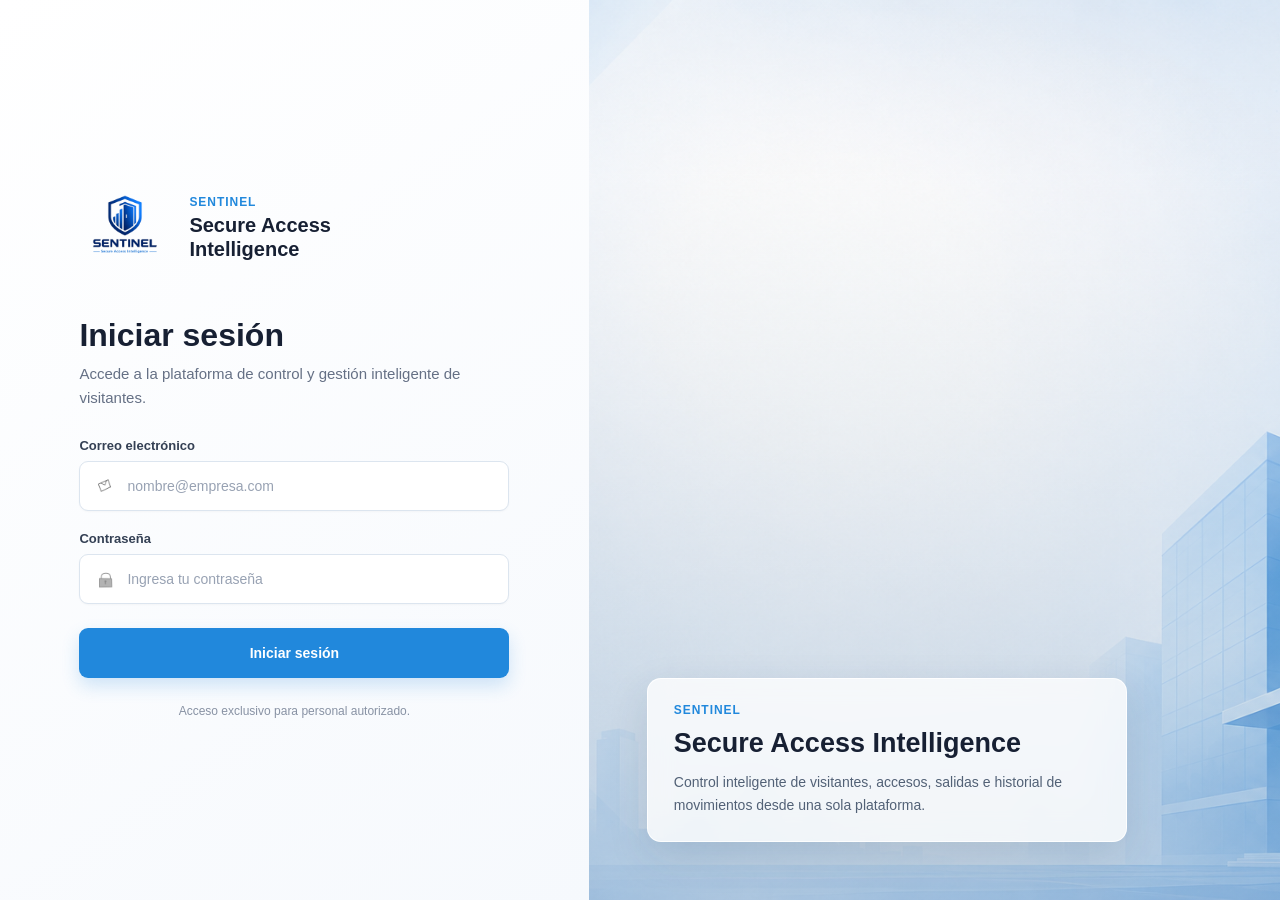
<file: index.html>
<!DOCTYPE html>
<html lang="es">
<head>
    <meta charset="UTF-8">

    <meta
        name="viewport"
        content="width=device-width, initial-scale=1.0"
    >

    <title>SENTINEL | Secure Access Intelligence</title>

    <link
        rel="icon"
        type="image/png"
        href="imagenes/logo-sentinel.png"
    >

    <link
        rel="stylesheet"
        href="estilos/login.css?v=4"
    >
</head>

<body>

    <main class="login-page">

        <section class="login-panel">

            <div class="login-card">

                <div class="login-brand">

                    <img
                        class="login-logo login-logo-sentinel"
                        src="imagenes/logo-sentinel.png"
                        alt="SENTINEL Secure Access Intelligence"
                    >

                    <div class="login-brand-text">
                        <span class="login-eyebrow">
                            SENTINEL
                        </span>

                        <h1>
                            Secure Access Intelligence
                        </h1>
                    </div>

                </div>

                <div class="login-intro">
                    <h2>Iniciar sesión</h2>

                    <p>
                        Accede a la plataforma de control y
                        gestión inteligente de visitantes.
                    </p>
                </div>

                <form
                    class="login-form"
                    id="login"
                >

                    <div class="form-group">
                        <label for="email">
                            Correo electrónico
                        </label>

                        <div class="input-wrapper">
                            <img
                                src="imagenes/correologo.png"
                                alt=""
                                aria-hidden="true"
                            >

                            <input
                                type="email"
                                id="email"
                                name="email"
                                placeholder="nombre@empresa.com"
                                autocomplete="email"
                                required
                            >
                        </div>
                    </div>

                    <div class="form-group">
                        <label for="password">
                            Contraseña
                        </label>

                        <div class="input-wrapper">
                            <img
                                src="imagenes/locklogo.png"
                                alt=""
                                aria-hidden="true"
                            >

                            <input
                                type="password"
                                id="password"
                                name="password"
                                placeholder="Ingresa tu contraseña"
                                autocomplete="current-password"
                                required
                            >
                        </div>
                    </div>

                    <div
                        id="loginMessage"
                        class="login-message"
                        role="alert"
                        aria-live="polite"
                    ></div>

                    <button
                        type="submit"
                        id="loginButton"
                        class="login-button"
                    >
                        Iniciar sesión
                    </button>

                </form>

                <p class="login-footer">
                    Acceso exclusivo para personal autorizado.
                </p>

            </div>

        </section>

        <section
            class="login-visual"
            aria-label="Sistema de gestión de accesos"
        >

            <div class="visual-overlay">

                <div class="visual-content">
                    <span>SENTINEL</span>

                    <h2>
                        Secure Access Intelligence
                    </h2>

                    <p>
                        Control inteligente de visitantes,
                        accesos, salidas e historial de movimientos
                        desde una sola plataforma.
                    </p>
                </div>

            </div>

        </section>

    </main>

    <script src="scripts/login.js"></script>

</body>
</html>
</file>
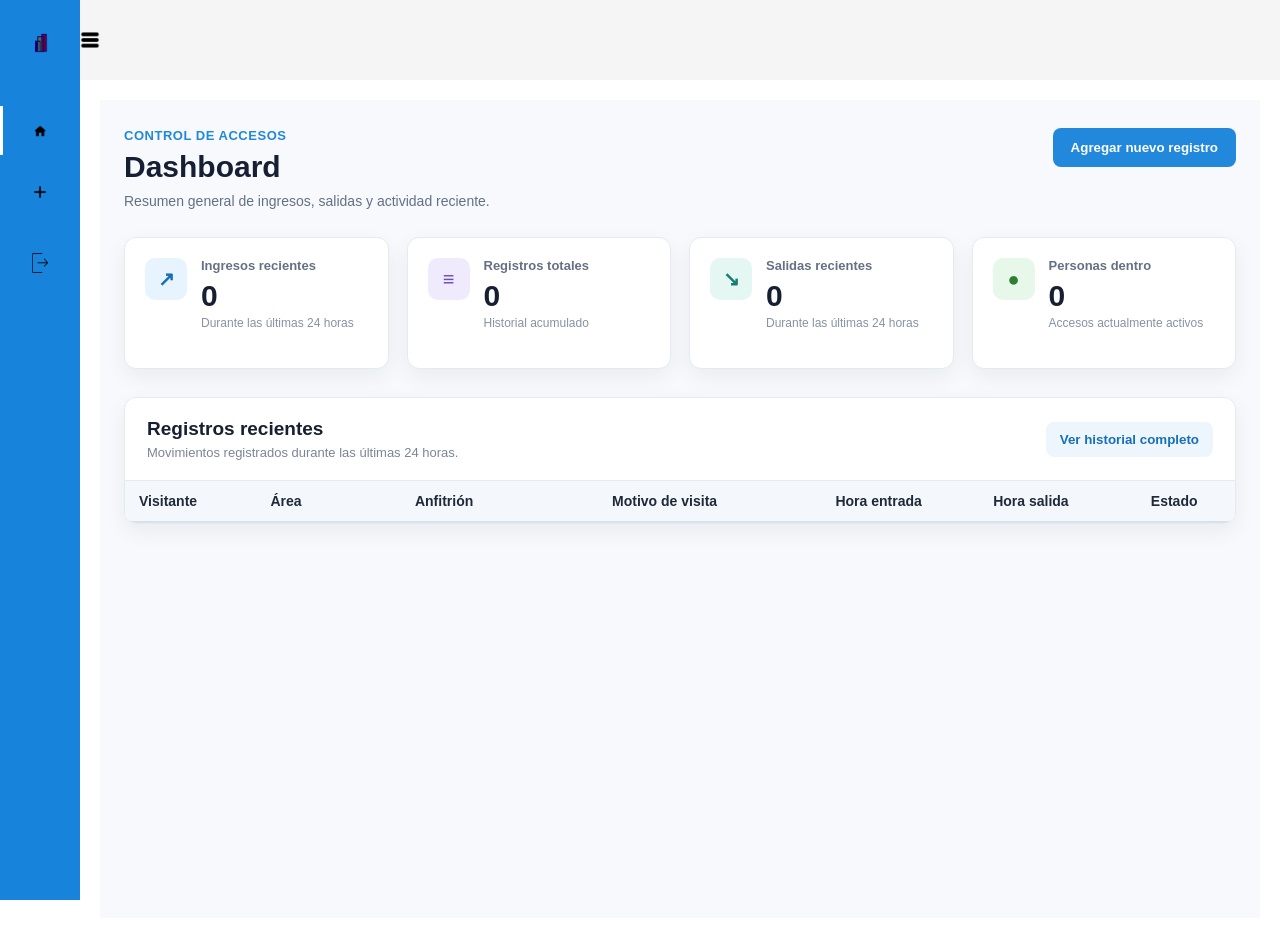
<file: paginas/inicio_pruebas.html>
<!DOCTYPE html>
<html lang="en">
<head>
    <meta charset="UTF-8">
    <meta http-equiv="X-UA-Compatible" content="IE=edge">
    <meta name="viewport" content="width=device-width, initial-scale=1.0">
    <title>Gestor</title>

    <link rel="stylesheet" href="../estilos/inicio.css">
    <link rel="stylesheet" href="../estilos/registros.css">
    <link rel="stylesheet" href="../estilos/modal.css">
    <link rel="stylesheet" href="../estilos/dashboard.css">
    <link rel="stylesheet" href="../estilos/usuarios.css">

</head>
<body id="body">
    
    <header>
        <div class="icon__menu">
            <img src="../imagenes/barras.png" id="btn_open">
        </div>
        <div id="user_info"></div>
    </header>

    <div class="menu__side" id="menu_side">

        <div class="name__page">
            <img src="../imagenes/empresalogo.png">
            <h4>Gestor</h4>
        </div>

        <div class="options__menu">	

            <a href="#" class="selected">
                <div class="option">
                    <img src="../imagenes/home.png">
                    <h4>Dashboard</h4>
                </div>
            </a>

            <a href="#">
                <div class="option">
                    <img src="../imagenes/agregar.png" alt="">
                    <h4>Registros</h4>
                </div>
            </a>

            <a href="#" id="soloAdmin">
                <div class="option">
                    <img src="../imagenes/usuarios.png" alt="">
                    <h4>Personal</h4>
                </div>
            </a>

            <a href="#" id="logout">
                <div class="option">
                    <img src="../imagenes/251376.png">
                    <h4>Cerrar Sesion</h4>
                </div>
            </a>

        </div>

    </div>

    <main></main>

    <script src="../scripts/inicio.js"></script>
    <script src="../funciones/cargar.js"></script>
    <script src="../funciones/historial.js"></script>
    <script src="../scripts/nuevo_registro.js"></script>
    <script src="../funciones/variables_dashboard.js"></script>
    <script src="../scripts/logout.js"></script>
    <script src="../funciones/usuarios.js"></script>
</body>
</html>
</file>
<file: estilos/login.css>
* {
    box-sizing: border-box;
    margin: 0;
    padding: 0;
}

:root {
    --primary-color: #2188dc;
    --primary-hover: #176fb8;

    --text-primary: #172033;
    --text-secondary: #657085;
    --text-muted: #8892a4;

    --border-color: #dce5ef;
    --background-color: #f5f8fc;

    --danger-color: #b42318;
    --danger-background: #fef3f2;
    --danger-border: #fecdca;
}

body {
    min-width: 320px;
    min-height: 100vh;

    font-family:
        Inter,
        "Segoe UI",
        Arial,
        sans-serif;

    color: var(--text-primary);
    background-color: var(--background-color);
}

button,
input {
    font: inherit;
}

.login-page {
    display: grid;
    grid-template-columns:
        minmax(420px, 46%)
        minmax(0, 54%);

    width: 100%;
    min-height: 100vh;
}

.login-panel {
    display: flex;
    align-items: center;
    justify-content: center;

    padding: 48px;

    background:
        linear-gradient(
            145deg,
            #ffffff 0%,
            #f6f9fd 100%
        );
}

.login-card {
    width: min(100%, 430px);
}

.login-brand {
    display: flex;
    align-items: center;
    gap: 18px;

    margin-bottom: 42px;
}

.login-logo {
    width: 92px;
    height: 92px;
    object-fit: contain;
}

.login-logo-sentinel {
    flex-shrink: 0;
}

.login-brand-text {
    min-width: 0;
}

.login-brand-text h1 {
    max-width: 240px;
    font-size: 17px;
    line-height: 1.3;
}

.login-eyebrow {
    display: block;

    margin-bottom: 4px;

    color: var(--primary-color);

    font-size: 12px;
    font-weight: 700;
    letter-spacing: 0.08em;
    text-transform: uppercase;
}

.login-brand h1 {
    font-size: 20px;
    line-height: 1.2;
}

.login-intro {
    margin-bottom: 28px;
}

.login-intro h2 {
    margin-bottom: 8px;

    font-size: 32px;
    line-height: 1.2;
}

.login-intro p {
    color: var(--text-secondary);

    font-size: 15px;
    line-height: 1.6;
}

.login-form {
    display: flex;
    flex-direction: column;
    gap: 20px;
}

.form-group {
    display: flex;
    flex-direction: column;
    gap: 8px;
}

.form-group label {
    color: #344054;

    font-size: 13px;
    font-weight: 600;
}

.input-wrapper {
    display: flex;
    align-items: center;
    gap: 12px;

    min-height: 50px;

    padding: 0 15px;

    background-color: #ffffff;
    border: 1px solid var(--border-color);
    border-radius: 9px;

    box-shadow:
        0 1px 2px rgba(16, 24, 40, 0.03);

    transition:
        border-color 0.2s ease,
        box-shadow 0.2s ease;
}

.input-wrapper:focus-within {
    border-color: var(--primary-color);

    box-shadow:
        0 0 0 4px rgba(33, 136, 220, 0.12);
}

.input-wrapper img {
    flex: 0 0 20px;

    width: 20px;
    height: 20px;
    object-fit: contain;

    opacity: 0.6;
}

.input-wrapper input {
    width: 100%;
    height: 48px;

    color: var(--text-primary);
    background-color: transparent;

    border: none;
    outline: none;

    font-size: 14px;
}

.input-wrapper input::placeholder {
    color: #98a2b3;
}

.login-message {
    display: none;

    padding: 11px 13px;

    color: var(--danger-color);
    background-color: var(--danger-background);

    border: 1px solid var(--danger-border);
    border-radius: 8px;

    font-size: 13px;
    line-height: 1.4;
}

.login-message.visible {
    display: block;
}

.login-button {
    width: 100%;
    min-height: 50px;

    margin-top: 4px;

    color: #ffffff;
    background-color: var(--primary-color);

    border: none;
    border-radius: 9px;

    font-size: 14px;
    font-weight: 700;

    cursor: pointer;

    box-shadow:
        0 8px 18px rgba(33, 136, 220, 0.2);

    transition:
        background-color 0.2s ease,
        transform 0.1s ease,
        box-shadow 0.2s ease;
}

.login-button:hover {
    background-color: var(--primary-hover);

    box-shadow:
        0 10px 22px rgba(33, 136, 220, 0.26);
}

.login-button:active {
    transform: scale(0.99);
}

.login-button:disabled {
    color: #d0d5dd;
    background-color: #98a2b3;

    cursor: not-allowed;
    box-shadow: none;
}

.login-footer {
    margin-top: 26px;

    color: var(--text-muted);

    font-size: 12px;
    text-align: center;
}

.login-visual {
    position: relative;

    min-height: 100vh;

    background-image:
        url("../imagenes/login-background.png");

    background-position: center;
    background-repeat: no-repeat;
    background-size: cover;

    overflow: hidden;
}

.visual-overlay {
    display: flex;
    align-items: flex-end;

    width: 100%;
    height: 100%;

    padding: 58px;

    background:
        linear-gradient(
            180deg,
            rgba(13, 71, 122, 0.02) 20%,
            rgba(13, 71, 122, 0.18) 100%
        );
}

.visual-content {
    max-width: 480px;

    padding: 24px 26px;

    background-color:
        rgba(255, 255, 255, 0.78);

    border:
        1px solid rgba(255, 255, 255, 0.86);

    border-radius: 14px;

    box-shadow:
        0 14px 40px rgba(21, 55, 87, 0.13);

    backdrop-filter: blur(12px);
}

.visual-content span {
    display: block;

    margin-bottom: 10px;

    color: var(--primary-color);

    font-size: 12px;
    font-weight: 700;
    letter-spacing: 0.08em;
    text-transform: uppercase;
}

.visual-content h2 {
    margin-bottom: 10px;

    color: #172033;

    font-size: 27px;
    line-height: 1.25;
}

.visual-content p {
    color: #526176;

    font-size: 14px;
    line-height: 1.65;
}

@media screen and (max-width: 900px) {
    .login-page {
        grid-template-columns: 1fr;
    }

    .login-panel {
        min-height: 100vh;
        padding: 38px 24px;
    }

    .login-visual {
        display: none;
    }

    .login-brand {
        margin-bottom: 42px;
    }
}

@media screen and (max-width: 520px) {
    .login-panel {
        padding: 30px 18px;
    }

    .login-brand {
        margin-bottom: 34px;
    }

    .login-intro h2 {
        font-size: 28px;
    }
}

.container-form{
    background:#ffffff;
    box-shadow:0 18px 45px rgba(15,23,42,.08);
    z-index:2;
}
</file>
<file: estilos/inicio.css>
*{
    margin: 0;
    padding: 0;
    box-sizing: border-box;
    text-decoration: none;
    font-family: 'Open Sans', sans-serif;
}

body{
    margin-left: 80px;
    margin-top: 80px;
    transition: margin-left 300ms cubic-bezier(0.785, 0.135, 0.15, 0.86);
}

main{
    padding: 20px;
}

header{
    width: 100%;
    height: 80px;
    background: #f5f5f5;
    display: flex;
    align-items: center;
    position: fixed;
    top: 0;
    z-index: 200;
}


#user_info {
    margin-left: 1400px;
    font-weight: bold;
    font-size: 16px;
    color: #333;
}

.icon__menu{
    width: 50px;
    height: 100%;
    display: flex;
    justify-content: center;
    align-items: center;
    transform: translateX(10px);
}

.icon__menu img{
    width: 20px;
    height: 20px;
    cursor: pointer;
    position: absolute;
}

.menu__side{
    width: 80px;
    height: 100%;
    background: #1783db;
    position: fixed;
    top: 0;
    left: 0;
    color: white;
    font-size: 18px;
    z-index: 300;
    overflow: hidden;
    overflow-y: scroll;
    border-right: 20px solid #1783db;
    transition: all 300ms cubic-bezier(0.785, 0.135, 0.15, 0.86);
}

/*Ocultar scroll para chrome, safari y opera*/
.menu__side::-webkit-scrollbar{
    display: none;
}

/*Ocultar scroll para IE, Edge y Firefox*/
.menu__side{
    -ms-overflow-style: none;
    scrollbar-width: none;
}


.name__page{
    padding: 20px 30px;
    display: flex;
    align-items: center;
    margin-top: 10px;
}

.name__page img{
    width: 20px;
    margin-right: 20px;
}

.options__menu{
    padding: 20px 30px;
    position: absolute;
    top: 80px;
}

.options__menu a{
    color: #ffffffb2;
    cursor: default;
    display: block;
    position: relative;
    transition: color 300ms;
}

.options__menu a:hover{
    color: white;
}

.options__menu .option{
    padding: 20px 0px;
    display: flex;
    align-items: center;
    position: relative;
}

.options__menu .option img{
    width: 20px;
    margin-right: 20px;
    cursor: pointer;
}

.options__menu .option h4{
    font-weight: 300;
    cursor: pointer;
}

a.selected{
    color: #fff;
}

.selected:before{
    content: '';
    width: 3px;
    height: 80%;
    background: white;
    position: absolute;
    top: 10%;
    left: -30px;
}

/*Clases para usar en JavaScript*/

.body_move{
    margin-left: 250px;
}

.menu__side_move{
    width: 250px;
}


@media screen and (max-width: 760px){
    .body_move{
        margin-left: 0px;
    }

    .menu__side_move{
        width: 80px;
        left: -80px;
    }
}
</file>
<file: estilos/registros.css>
.header_registros,
.titulor {
    display: flex;
    align-items: center;
    justify-content: space-between;
    gap: 20px;
    margin-bottom: 24px;
}

.header_registros h1,
.titulor h2 {
    margin: 0;
}

.tabla {
    width: 100%;
    overflow-x: auto;
    border-radius: 10px;
    background-color: #ffffff;
    box-shadow: 0 4px 14px rgba(0, 0, 0, 0.08);
}

#tabla {
    width: 100%;
    border-collapse: collapse;
    min-width: 760px;
    background-color: #ffffff;
}

#tabla thead {
    background-color: #eef5fb;
}

#tabla th {
    padding: 12px 14px;
    text-align: left;
    font-size: 14px;
    font-weight: 700;
    color: #1f2937;
    border-bottom: 2px solid #d8e2ec;
    white-space: nowrap;
}

#tabla td {
    padding: 12px 14px;
    font-size: 14px;
    color: #374151;
    border-bottom: 1px solid #e5e7eb;
    vertical-align: middle;
}

#tabla tbody tr {
    transition: background-color 0.15s ease;
}

#tabla tbody tr:hover {
    background-color: #f7fafc;
}

#tabla tbody tr:last-child td {
    border-bottom: none;
}

#tabla th:nth-child(1),
#tabla td:nth-child(1) {
    min-width: 100px;
}

#tabla th:nth-child(2),
#tabla td:nth-child(2) {
    min-width: 110px;
}

#tabla th:nth-child(3),
#tabla td:nth-child(3) {
    min-width: 150px;
}

#tabla th:nth-child(4),
#tabla td:nth-child(4) {
    min-width: 170px;
}

#tabla th:nth-child(5),
#tabla td:nth-child(5),
#tabla th:nth-child(6),
#tabla td:nth-child(6) {
    min-width: 120px;
}

.Agregar,
#btnAgregar,
#btn_agregar {
    border: none;
    border-radius: 7px;
    padding: 12px 20px;
    background-color: #2188dc;
    color: #ffffff;
    font-weight: 600;
    cursor: pointer;
    transition: background-color 0.15s ease;
}

.Agregar:hover,
#btnAgregar:hover,
#btn_agregar:hover {
    background-color: #176fb7;
}

.estado {
    display: inline-flex;
    align-items: center;
    justify-content: center;

    padding: 4px 10px;
    border-radius: 999px;

    font-size: 11px;
    font-weight: 600;
    white-space: nowrap;
}

.estado-dentro {
    color: #166534;
    background-color: #dcfce7;
    border: 1px solid #166534;
}

.estado-salida {
    color: #475569;
    background-color: #f1f5f9;
    border: 1px solid #cbd5e1;
}

.estado-cancelado {
    color: #991b1b;
    background-color: #fee2e2;
    border: 1px solid #fecaca;
}

.btn-salida {
    min-width: 130px;
    padding: 8px 12px;

    border: none;
    border-radius: 6px;

    background-color: #2188dc;
    color: #ffffff;

    font-size: 12px;
    font-weight: 600;
    cursor: pointer;

    transition:
        background-color 0.2s ease,
        transform 0.1s ease;
}

.btn-salida:hover {
    background-color: #176fb8;
}

.btn-salida:active {
    transform: scale(0.98);
}

.btn-salida:disabled {
    background-color: #94a3b8;
    cursor: not-allowed;
    transform: none;
}
</file>
<file: estilos/modal.css>
.modal {
    display: none;
    position: fixed;
    inset: 0;
    z-index: 1000;

    align-items: center;
    justify-content: center;

    padding: 20px;
    background-color: rgba(0, 0, 0, 0.55);
}

.modal-content {
    position: relative;

    width: min(560px, 95%);
    height: auto;
    max-height: 90vh;
    overflow-y: auto;

    padding: 28px;
    border-radius: 10px;
    background-color: #ffffff;
    box-sizing: border-box;

    box-shadow: 0 8px 25px rgba(0, 0, 0, 0.25);
}

.modal-content h2 {
    margin: 0 40px 24px 0;
    font-size: 24px;
}

.campo-formulario {
    display: flex;
    flex-direction: column;
    gap: 7px;
    margin-bottom: 22px;
}

.campo-formulario label {
    font-weight: 600;
}

.campo-formulario input,
.campo-formulario select,
.campo-formulario textarea {
    width: 100%;
    padding: 10px 12px;

    border: 1px solid #bdbdbd;
    border-radius: 6px;

    font: inherit;
    box-sizing: border-box;
}

.campo-formulario textarea {
    min-height: 110px;
    resize: vertical;
}

.acciones-modal {
    display: flex;
    justify-content: flex-end;
    gap: 12px;
    margin-top: 24px;
}

.acciones-modal button {
    width: auto;
    min-width: 120px;
    padding: 11px 18px;

    border: none;
    border-radius: 6px;
    cursor: pointer;
}

.btn-cancelar {
    background-color: #e5e7eb;
    color: #222222;
}

.btn-registrar {
    background-color: #2188dc;
    color: #ffffff;
}

.modal-content .cerrar-modal {
    position: absolute;
    top: 12px;
    right: 14px;

    width: 34px;
    min-width: 34px;
    height: 34px;
    padding: 0;

    border: none;
    border-radius: 50%;
    background-color: transparent;
    color: #222222;

    display: flex;
    align-items: center;
    justify-content: center;

    font-size: 24px;
    line-height: 1;
    cursor: pointer;
}

.modal-content .cerrar-modal:hover {
    background-color: #eeeeee;
}

.modal-content h2 {
    margin: 0 50px 24px 0;
}

.resultados-busqueda {
    display: none;
    width: 100%;
    max-height: 180px;
    overflow-y: auto;

    margin-top: 4px;
    border: 1px solid #d1d5db;
    border-radius: 6px;
    background-color: #ffffff;

    box-shadow: 0 6px 16px rgba(0, 0, 0, 0.12);
    z-index: 1100;
}

.resultado-visitante {
    width: 100%;
    padding: 10px 12px;

    border: none;
    border-bottom: 1px solid #eeeeee;
    background-color: #ffffff;

    color: #222222;
    text-align: left;
    cursor: pointer;
}

.resultado-visitante:hover {
    background-color: #eef5fb;
}

.resultado-visitante:last-child {
    border-bottom: none;
}

.sin-resultados {
    padding: 10px 12px;
    color: #666666;
    font-size: 14px;
}

.nuevo-visitante .btn-registrar{
    width:100%;
    padding:12px;
}

.nuevo-visitante {
    margin-top: 12px;
    padding: 18px;

    border: 1px solid #d8e2ec;
    border-radius: 8px;
    background-color: #f8fafc;
}

.mensaje-nuevo-visitante {
    display: flex;
    flex-direction: column;
    gap: 4px;

    margin-bottom: 18px;
    color: #374151;
}

.mensaje-nuevo-visitante strong {
    font-size: 15px;
}

.mensaje-nuevo-visitante span {
    font-size: 14px;
    color: #6b7280;
}

.nuevo-visitante .btn-registrar {
    width: 100%;
    margin-top: 4px;
    padding: 12px 18px;
}

.mensaje-exito {
    margin-top: 12px;
    padding: 10px 12px;

    border: 1px solid #bbf7d0;
    border-radius: 6px;
    background-color: #f0fdf4;

    color: #166534;
    font-size: 14px;
    font-weight: 600;
}
</file>
<file: estilos/dashboard.css>
.dashboard {
    padding: 28px 24px 40px;
    background-color: #f7f9fc;
    min-height: calc(100vh - 82px);
    box-sizing: border-box;
}

.dashboard-header {
    display: flex;
    align-items: flex-start;
    justify-content: space-between;
    gap: 24px;
    margin-bottom: 28px;
}

.dashboard-eyebrow {
    display: block;
    margin-bottom: 6px;
    color: #2188dc;
    font-size: 13px;
    font-weight: 700;
    letter-spacing: 0.04em;
    text-transform: uppercase;
}

.dashboard-header h1 {
    margin: 0;
    color: #172033;
    font-size: 30px;
    line-height: 1.2;
}

.dashboard-header p {
    margin: 8px 0 0;
    color: #657085;
    font-size: 14px;
}

.dashboard-btn-registro,
.btn-ver-historial {
    border: none;
    border-radius: 8px;
    cursor: pointer;
    font-weight: 600;
    transition:
        background-color 0.2s ease,
        transform 0.1s ease;
}

.dashboard-btn-registro {
    padding: 12px 18px;
    background-color: #2188dc;
    color: #ffffff;
}

.dashboard-btn-registro:hover {
    background-color: #176fb8;
}

.dashboard-btn-registro:active,
.btn-ver-historial:active {
    transform: scale(0.98);
}

.dashboard-kpis {
    display: grid;
    grid-template-columns:
        repeat(4, minmax(0, 1fr));
    gap: 18px;
    margin-bottom: 28px;
}

.kpi-card {
    display: flex;
    align-items: flex-start;
    gap: 14px;

    min-height: 132px;
    padding: 20px;

    background-color: #ffffff;
    border: 1px solid #e5eaf1;
    border-radius: 12px;

    box-shadow:
        0 8px 22px rgba(23, 32, 51, 0.06);

    box-sizing: border-box;
}

.kpi-icon {
    display: flex;
    align-items: center;
    justify-content: center;

    flex: 0 0 42px;
    width: 42px;
    height: 42px;

    border-radius: 10px;
    font-size: 20px;
    font-weight: 700;
}

.kpi-icon-ingresos {
    color: #176fb8;
    background-color: #e8f4fd;
}

.kpi-icon-total {
    color: #6d4cb5;
    background-color: #f0ebfc;
}

.kpi-icon-salidas {
    color: #167d70;
    background-color: #e4f7f3;
}

.kpi-icon-dentro {
    color: #2e7d32;
    background-color: #e7f7e9;
}

.kpi-content {
    display: flex;
    flex-direction: column;
    min-width: 0;
}

.kpi-label {
    color: #657085;
    font-size: 13px;
    font-weight: 600;
}

.kpi-value {
    margin: 8px 0 5px;
    color: #172033;
    font-size: 30px;
    line-height: 1;
}

.kpi-description {
    color: #8892a4;
    font-size: 12px;
}

.dashboard-recent {
    background-color: #ffffff;
    border: 1px solid #e5eaf1;
    border-radius: 12px;

    box-shadow:
        0 8px 22px rgba(23, 32, 51, 0.06);

    overflow: hidden;
}

.recent-header {
    display: flex;
    align-items: center;
    justify-content: space-between;
    gap: 20px;

    padding: 20px 22px;
    border-bottom: 1px solid #e5eaf1;
}

.recent-header h2 {
    margin: 0;
    color: #172033;
    font-size: 19px;
}

.recent-header p {
    margin: 5px 0 0;
    color: #7b8597;
    font-size: 13px;
}

.btn-ver-historial {
    padding: 10px 14px;
    background-color: #eef6fd;
    color: #176fb8;
}

.btn-ver-historial:hover {
    background-color: #dceefd;
}

.recent-table-container {
    width: 100%;
    overflow-x: auto;
}

.recent-table {
    width: 100%;
    min-width: 900px;
    border-collapse: collapse;
}

.recent-table th {
    padding: 14px 16px;
    background-color: #f4f8fc;

    color: #445066;
    font-size: 12px;
    font-weight: 700;
    text-align: left;
    white-space: nowrap;

    border-bottom: 1px solid #dce5ef;
}

.recent-table td {
    padding: 15px 16px;
    color: #263248;
    font-size: 13px;
    vertical-align: middle;

    border-bottom: 1px solid #edf0f5;
}

.recent-table tbody tr:last-child td {
    border-bottom: none;
}

.recent-table tbody tr:hover {
    background-color: #fafcff;
}

.nombre-visitante {
    font-weight: 600;
}

.estado-dashboard {
    display: inline-flex;
    align-items: center;
    justify-content: center;

    padding: 5px 9px;
    border-radius: 999px;

    font-size: 11px;
    font-weight: 700;
    white-space: nowrap;
}

.estado-dentro-dashboard {
    color: #166534;
    background-color: #dcfce7;
    border: 1px solid #bbf7d0;
}

.estado-salida-dashboard {
    color: #475569;
    background-color: #f1f5f9;
    border: 1px solid #cbd5e1;
}

.tabla-vacia {
    padding: 34px !important;
    color: #7b8597 !important;
    text-align: center;
}

@media screen and (max-width: 1100px) {
    .dashboard-kpis {
        grid-template-columns:
            repeat(2, minmax(0, 1fr));
    }
}

@media screen and (max-width: 700px) {
    .dashboard {
        padding: 20px 14px 30px;
    }

    .dashboard-header {
        flex-direction: column;
    }

    .dashboard-btn-registro {
        width: 100%;
    }

    .dashboard-kpis {
        grid-template-columns: 1fr;
    }

    .recent-header {
        align-items: flex-start;
        flex-direction: column;
    }

    .btn-ver-historial {
        width: 100%;
    }
}
</file>
<file: estilos/usuarios.css>
.personal-page {
    min-height: calc(100vh - 82px);
    padding: 28px 24px 40px;
    background-color: #f7f9fc;
    box-sizing: border-box;
}

.personal-header {
    margin-bottom: 26px;
}

.personal-eyebrow {
    display: block;
    margin-bottom: 6px;

    color: #2188dc;
    font-size: 12px;
    font-weight: 700;
    letter-spacing: 0.06em;
    text-transform: uppercase;
}

.personal-header h1 {
    margin: 0;

    color: #172033;
    font-size: 30px;
    line-height: 1.2;
}

.personal-header p {
    max-width: 680px;
    margin: 8px 0 0;

    color: #657085;
    font-size: 14px;
    line-height: 1.6;
}

.personal-layout {
    display: grid;
    grid-template-columns:
        minmax(300px, 390px)
        minmax(0, 1fr);

    align-items: start;
    gap: 20px;
}

.personal-card {
    background-color: #ffffff;
    border: 1px solid #e5eaf1;
    border-radius: 12px;

    box-shadow:
        0 8px 22px rgba(23, 32, 51, 0.06);

    overflow: hidden;
}

.personal-card-header {
    padding: 20px 22px;
    border-bottom: 1px solid #e5eaf1;
}

.personal-card-header h2 {
    margin: 0;

    color: #172033;
    font-size: 18px;
}

.personal-card-header p {
    margin: 5px 0 0;

    color: #7b8597;
    font-size: 13px;
    line-height: 1.5;
}

.personal-form {
    display: flex;
    flex-direction: column;
    gap: 17px;

    padding: 22px;
}

.personal-field {
    display: flex;
    flex-direction: column;
    gap: 7px;
}

.personal-field label {
    color: #344054;
    font-size: 13px;
    font-weight: 600;
}

.personal-field input,
.personal-field select {
    width: 100%;
    min-height: 45px;
    padding: 0 13px;

    color: #172033;
    background-color: #ffffff;

    border: 1px solid #dce5ef;
    border-radius: 8px;
    outline: none;

    font-size: 14px;

    transition:
        border-color 0.2s ease,
        box-shadow 0.2s ease;
}

.area-selector-group {
    display: grid;
    grid-template-columns: minmax(0, 1fr) auto;
    gap: 10px;
}

.btn-nueva-area {
    min-height: 45px;
    padding: 0 15px;

    color: #176fb8;
    background-color: #eef6fd;

    border: 1px solid #bfdbfe;
    border-radius: 8px;

    font-size: 13px;
    font-weight: 700;
    white-space: nowrap;

    cursor: pointer;

    transition:
        background-color 0.2s ease,
        border-color 0.2s ease;
}

.btn-nueva-area:hover {
    background-color: #dceefd;
    border-color: #93c5fd;
}

.nueva-area-box {
    display: flex;
    flex-direction: column;
    gap: 15px;

    padding: 16px;

    background-color: #f8fbfe;
    border: 1px solid #dce9f5;
    border-radius: 9px;
}

.nueva-area-header {
    display: flex;
    align-items: flex-start;
    justify-content: space-between;
    gap: 15px;
}

.nueva-area-header div {
    display: flex;
    flex-direction: column;
    gap: 4px;
}

.nueva-area-header strong {
    color: #172033;
    font-size: 14px;
}

.nueva-area-header small {
    color: #7b8597;
    font-size: 12px;
    line-height: 1.4;
}

.btn-cerrar-area {
    width: 28px;
    height: 28px;

    color: #64748b;
    background-color: transparent;

    border: none;
    border-radius: 6px;

    font-size: 22px;
    line-height: 1;

    cursor: pointer;
}

.btn-cerrar-area:hover {
    color: #172033;
    background-color: #e8eef5;
}

.btn-guardar-area {
    width: 100%;
    min-height: 42px;

    color: #ffffff;
    background-color: #2188dc;

    border: none;
    border-radius: 8px;

    font-size: 13px;
    font-weight: 700;

    cursor: pointer;

    transition:
        background-color 0.2s ease,
        opacity 0.2s ease;
}

.btn-guardar-area:hover {
    background-color: #176fb8;
}

.btn-guardar-area:disabled {
    opacity: 0.65;
    cursor: not-allowed;
}

@media screen and (max-width: 520px) {
    .area-selector-group {
        grid-template-columns: 1fr;
    }

    .btn-nueva-area {
        width: 100%;
    }
}

.personal-field input:focus,
.personal-field select:focus {
    border-color: #2188dc;

    box-shadow:
        0 0 0 4px rgba(33, 136, 220, 0.12);
}

.personal-field input::placeholder {
    color: #98a2b3;
}

.anfitrion-option {
    display: flex;
    align-items: flex-start;
    gap: 11px;

    padding: 14px;

    background-color: #f8fbfe;
    border: 1px solid #dce9f5;
    border-radius: 9px;

    cursor: pointer;
}

.anfitrion-option input {
    width: 17px;
    height: 17px;
    margin-top: 2px;

    accent-color: #2188dc;
    cursor: pointer;
}

.anfitrion-option span {
    display: flex;
    flex-direction: column;
    gap: 3px;
}

.anfitrion-option strong {
    color: #344054;
    font-size: 13px;
}

.anfitrion-option small {
    color: #7b8597;
    font-size: 12px;
    line-height: 1.4;
}

.personal-submit {
    width: 100%;
    min-height: 45px;

    color: #ffffff;
    background-color: #2188dc;

    border: none;
    border-radius: 8px;

    font-size: 14px;
    font-weight: 700;

    cursor: pointer;

    box-shadow:
        0 8px 18px rgba(33, 136, 220, 0.18);

    transition:
        background-color 0.2s ease,
        transform 0.1s ease,
        box-shadow 0.2s ease;
}

.personal-submit:hover {
    background-color: #176fb8;

    box-shadow:
        0 10px 22px rgba(33, 136, 220, 0.24);
}

.personal-submit:active {
    transform: scale(0.99);
}

.personal-submit:disabled {
    color: #e5e7eb;
    background-color: #94a3b8;

    cursor: not-allowed;
    box-shadow: none;
}

.personal-message {
    display: none;
    padding: 10px 12px;

    border-radius: 7px;

    font-size: 13px;
    line-height: 1.4;
}

.personal-message.visible {
    display: block;
}

.personal-message.success {
    color: #166534;
    background-color: #f0fdf4;
    border: 1px solid #bbf7d0;
}

.personal-message.error {
    color: #b42318;
    background-color: #fef3f2;
    border: 1px solid #fecdca;
}

.personal-list-header {
    display: flex;
    align-items: center;
    justify-content: space-between;
    gap: 18px;
}

.personal-counter {
    flex-shrink: 0;

    padding: 6px 10px;

    color: #176fb8;
    background-color: #eef6fd;

    border-radius: 999px;

    font-size: 12px;
    font-weight: 700;
}

.personal-table-container {
    width: 100%;
    overflow-x: auto;
}

.personal-table {
    width: 100%;
    min-width: 780px;

    border-collapse: collapse;
}

.personal-table th {
    padding: 13px 15px;

    color: #445066;
    background-color: #f4f8fc;

    border-bottom: 1px solid #dce5ef;

    font-size: 12px;
    font-weight: 700;
    text-align: left;
    white-space: nowrap;
}

.personal-table td {
    padding: 14px 15px;

    color: #263248;

    border-bottom: 1px solid #edf0f5;

    font-size: 13px;
    vertical-align: middle;
}

.personal-table tbody tr:last-child td {
    border-bottom: none;
}

.personal-table tbody tr:hover {
    background-color: #fafcff;
}

.personal-name {
    display: flex;
    flex-direction: column;
    gap: 3px;
}

.personal-name strong {
    color: #172033;
    font-size: 13px;
}

.personal-name small {
    color: #8892a4;
    font-size: 11px;
}

.badge-personal {
    display: inline-flex;
    align-items: center;
    justify-content: center;

    padding: 5px 9px;
    border-radius: 999px;

    font-size: 11px;
    font-weight: 700;
    white-space: nowrap;
}

.badge-rol {
    color: #475569;
    background-color: #f1f5f9;
    border: 1px solid #cbd5e1;
}

.badge-anfitrion {
    color: #176fb8;
    background-color: #e8f4fd;
    border: 1px solid #bfdbfe;
}

.badge-no-anfitrion {
    color: #64748b;
    background-color: #f8fafc;
    border: 1px solid #e2e8f0;
}

.badge-activo {
    color: #166534;
    background-color: #dcfce7;
    border: 1px solid #bbf7d0;
}

.badge-inactivo {
    color: #991b1b;
    background-color: #fee2e2;
    border: 1px solid #fecaca;
}

.personal-empty,
.personal-loading {
    padding: 36px !important;

    color: #7b8597 !important;
    text-align: center;
}

@media screen and (max-width: 1050px) {
    .personal-layout {
        grid-template-columns: 1fr;
    }

    .personal-form-card {
        max-width: none;
    }
}

@media screen and (max-width: 700px) {
    .personal-page {
        padding: 20px 14px 30px;
    }

    .personal-header h1 {
        font-size: 25px;
    }

    .personal-list-header {
        align-items: flex-start;
        flex-direction: column;
    }
}
</file>
